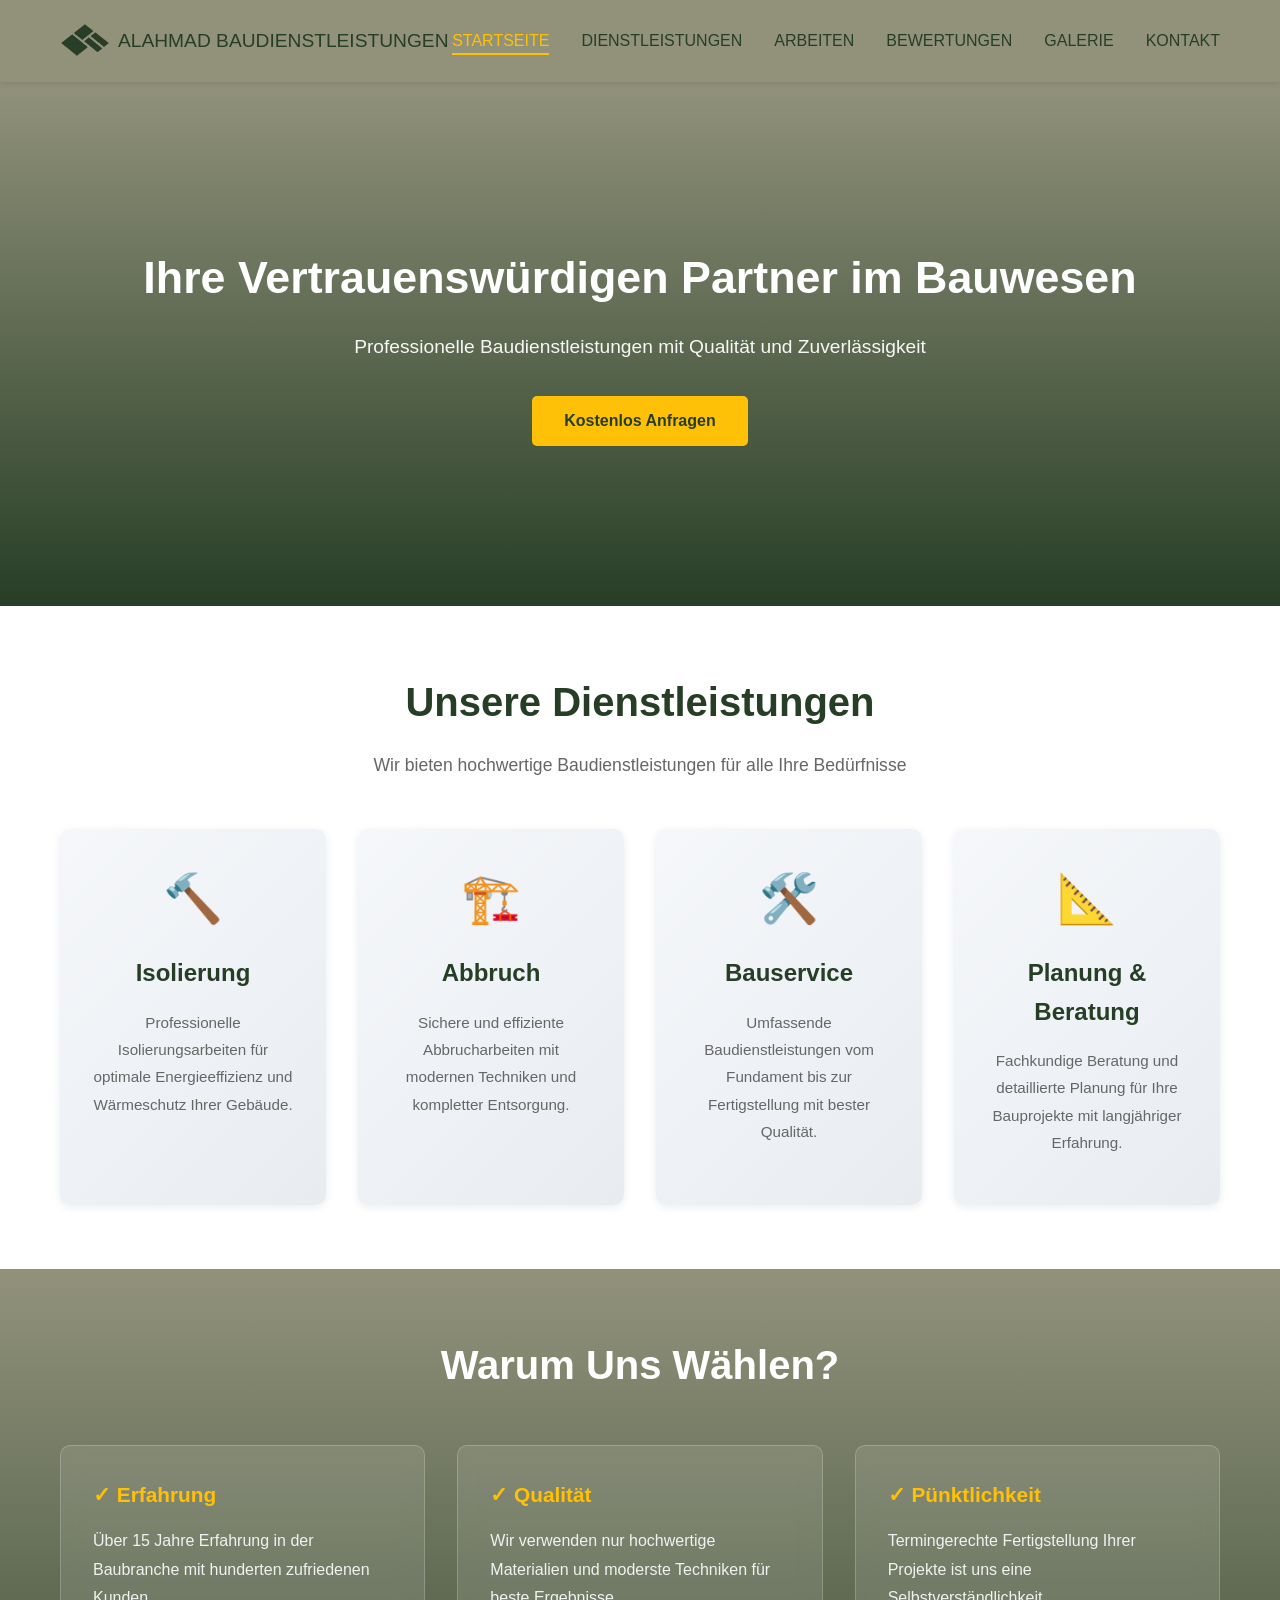
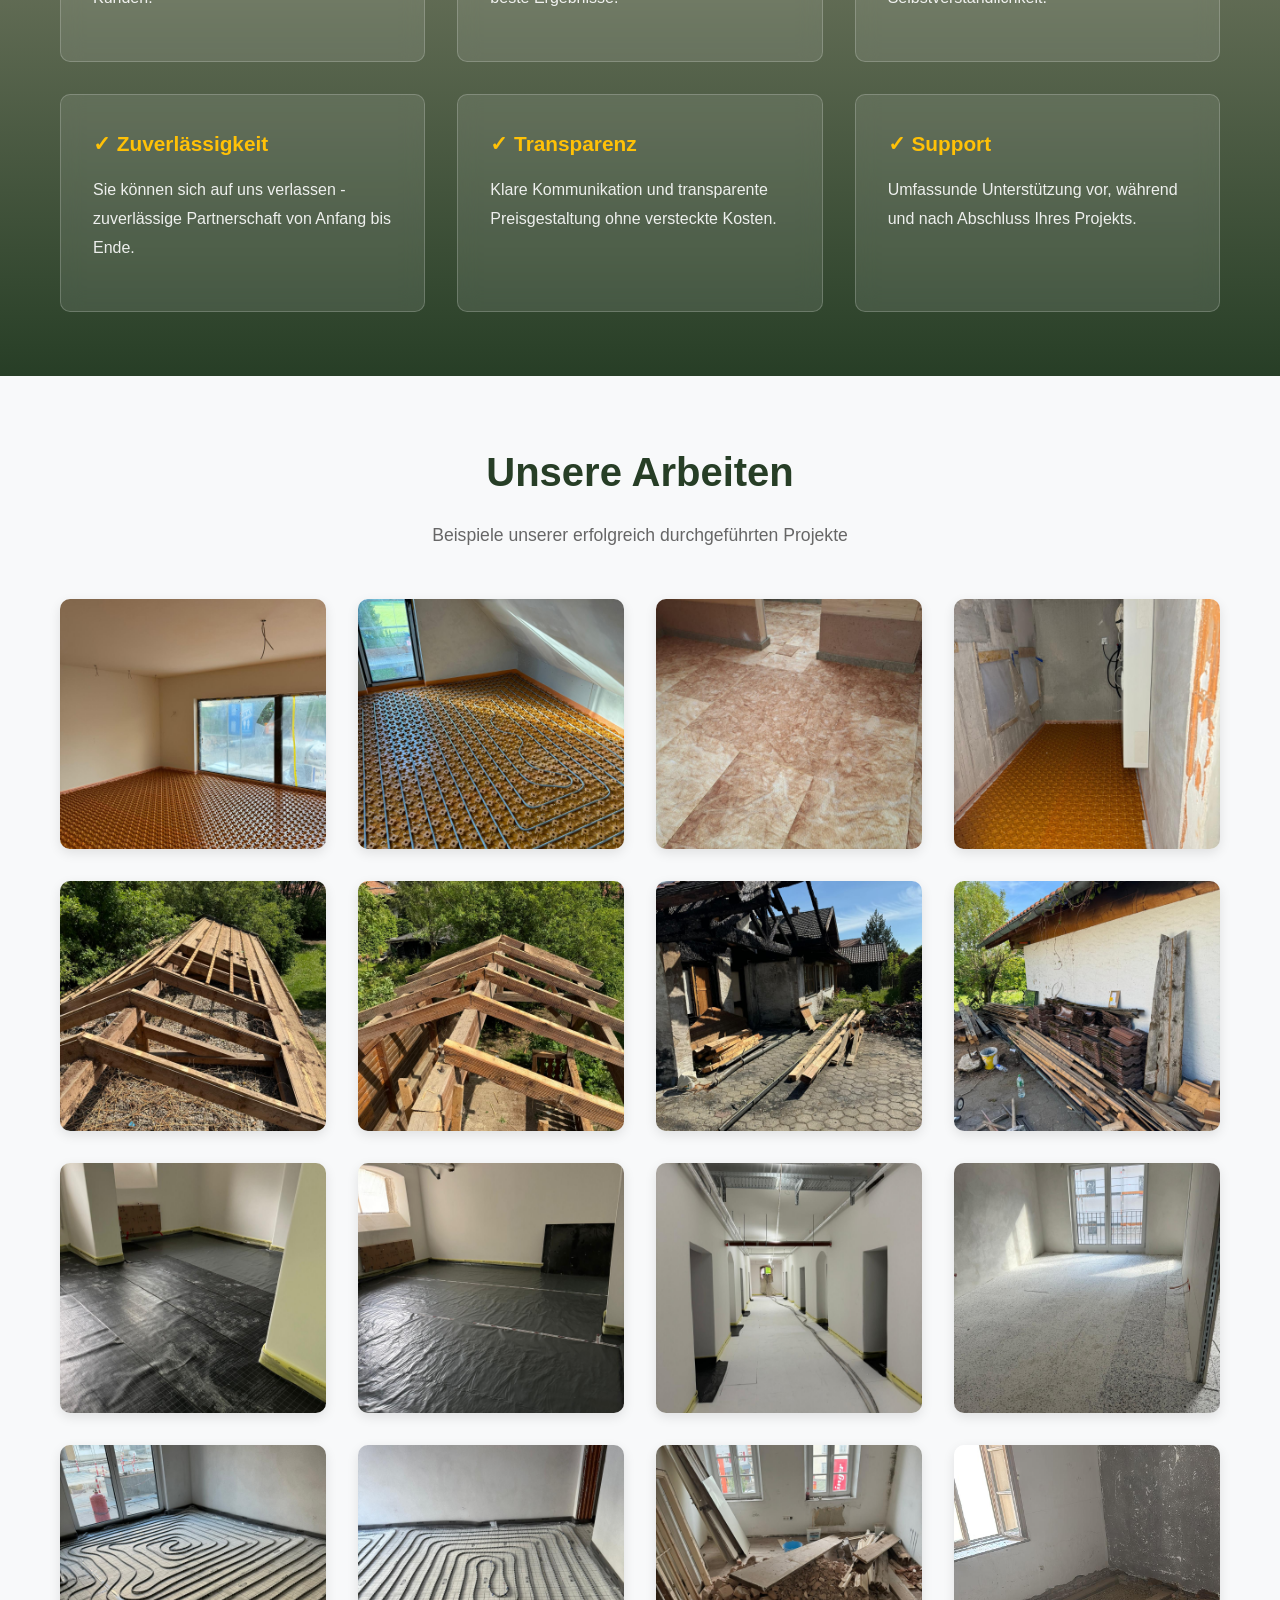
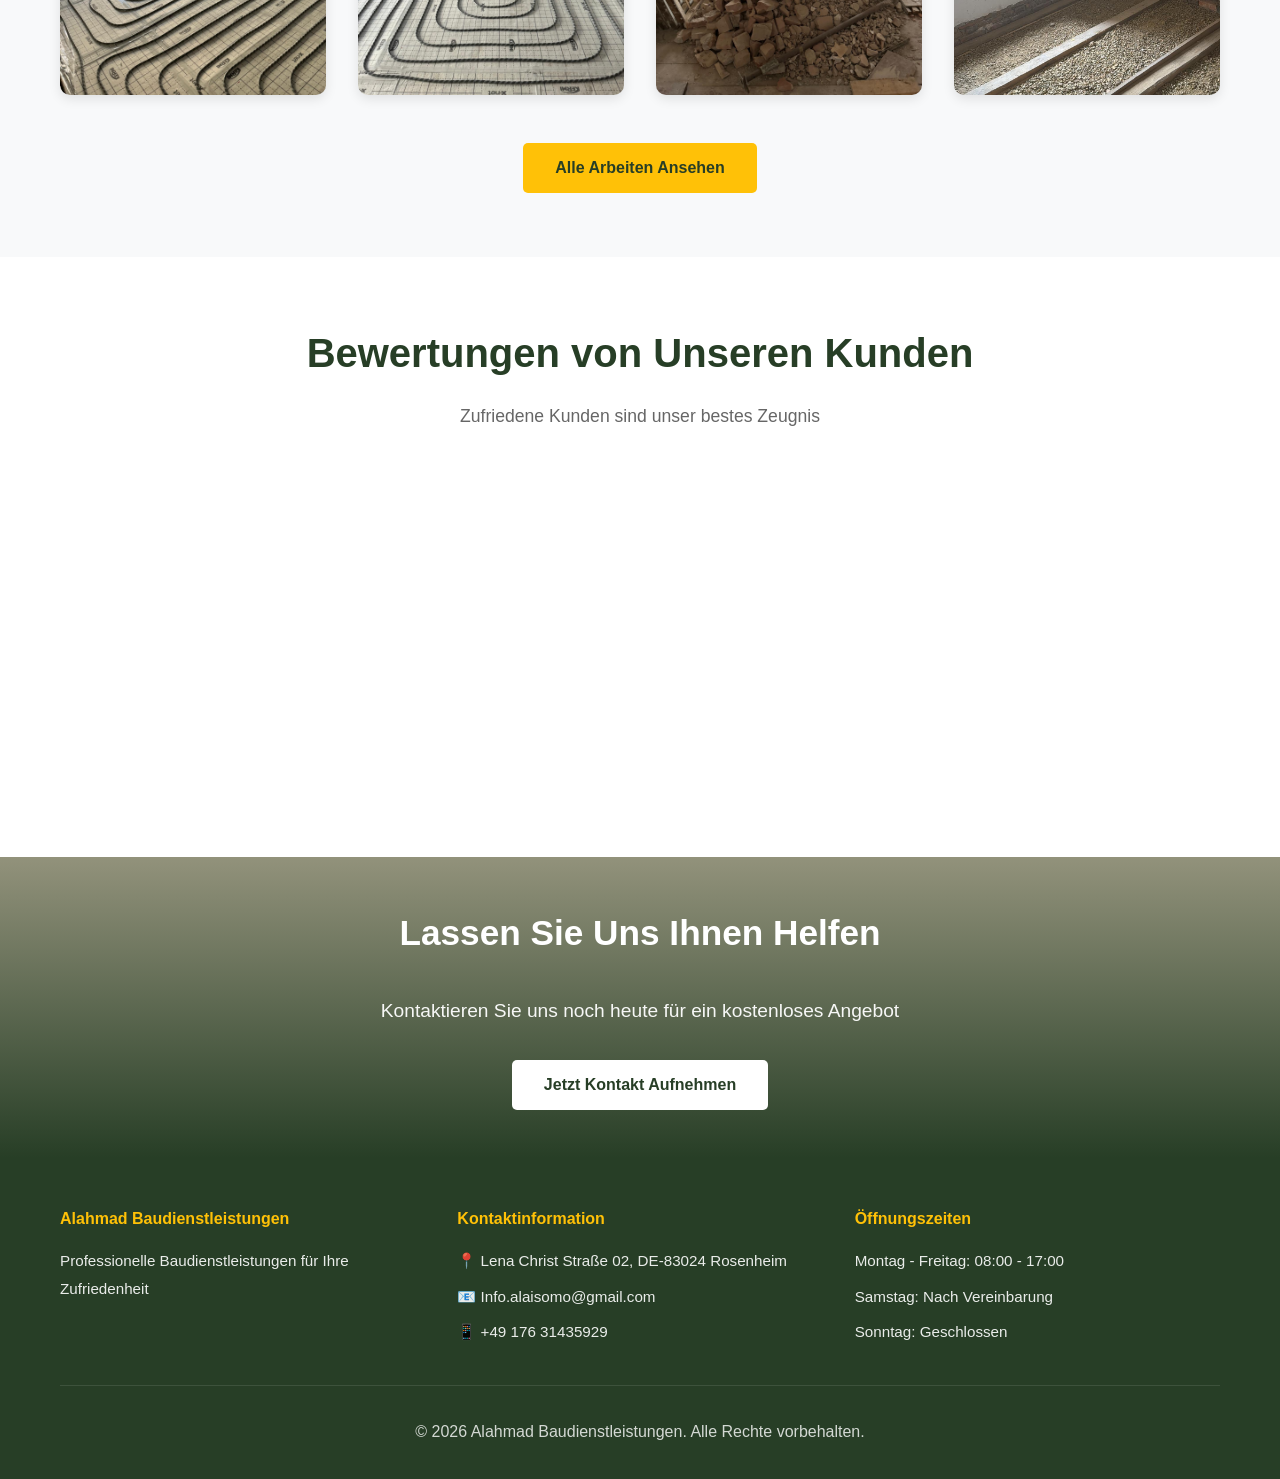
<file: index.html>
<!DOCTYPE html>
<html lang="de">

<head>
    <meta charset="UTF-8">
    <meta name="viewport" content="width=device-width, initial-scale=1.0">
    <title>Alahmad Baudienstleistungen - Professionelle Baudienstleistungen</title>
    <link rel="stylesheet" href="styles.css">
</head>

<body>
    <!-- Navigation -->
    <nav class="navbar">
        <div class="container">
            <div class="nav-brand">
                <a href="index.html">
                    <img src="./logo.png" height="50" width="50" alt="Alahmad Baudienstleistungen Logo" loading="lazy">
                    <h1>Alahmad Baudienstleistungen</h1>
                </a>
            </div>
            <button class="mobile-nav-toggle" aria-label="Menü öffnen" aria-expanded="false">
                <span></span>
                <span></span>
                <span></span>
            </button>
            <ul class="nav-menu">
                <li><a href="index.html" class="active">Startseite</a></li>
                <li><a href="#services">Dienstleistungen</a></li>
                <li><a href="#references">Arbeiten</a></li>
                <li><a href="#reviews">Bewertungen</a></li>
                <li><a href="gallery.html">Galerie</a></li>
                <li><a href="kontakt.html">Kontakt</a></li>
            </ul>
        </div>
    </nav>

    <!-- Hero Section -->
    <section class="hero">
        <div class="hero-content">
            <h2>Ihre Vertrauenswürdigen Partner im Bauwesen</h2>
            <p>Professionelle Baudienstleistungen mit Qualität und Zuverlässigkeit</p>
            <a href="kontakt.html" class="btn btn-primary">Kostenlos Anfragen</a>
        </div>
    </section>

    <!-- Services Section -->
    <section id="services" class="services">
        <div class="container">
            <h2>Unsere Dienstleistungen</h2>
            <p class="section-subtitle">Wir bieten hochwertige Baudienstleistungen für alle Ihre Bedürfnisse</p>

            <div class="services-grid">
                <div class="service-card">
                    <div class="service-icon">🔨</div>
                    <h3>Isolierung</h3>
                    <p>Professionelle Isolierungsarbeiten für optimale Energieeffizienz und Wärmeschutz Ihrer Gebäude.
                    </p>
                </div>

                <div class="service-card">
                    <div class="service-icon">🏗️</div>
                    <h3>Abbruch</h3>
                    <p>Sichere und effiziente Abbrucharbeiten mit modernen Techniken und kompletter Entsorgung.</p>
                </div>

                <div class="service-card">
                    <div class="service-icon">🛠️</div>
                    <h3>Bauservice</h3>
                    <p>Umfassende Baudienstleistungen vom Fundament bis zur Fertigstellung mit bester Qualität.</p>
                </div>

                <div class="service-card">
                    <div class="service-icon">📐</div>
                    <h3>Planung & Beratung</h3>
                    <p>Fachkundige Beratung und detaillierte Planung für Ihre Bauprojekte mit langjähriger Erfahrung.
                    </p>
                </div>
            </div>
        </div>
    </section>

    <!-- Why Choose Us Section -->
    <section class="why-choose-us">
        <div class="container">
            <h2>Warum Uns Wählen?</h2>
            <div class="features-grid">
                <div class="feature">
                    <h3>✓ Erfahrung</h3>
                    <p>Über 15 Jahre Erfahrung in der Baubranche mit hunderten zufriedenen Kunden.</p>
                </div>
                <div class="feature">
                    <h3>✓ Qualität</h3>
                    <p>Wir verwenden nur hochwertige Materialien und moderste Techniken für beste Ergebnisse.</p>
                </div>
                <div class="feature">
                    <h3>✓ Pünktlichkeit</h3>
                    <p>Termingerechte Fertigstellung Ihrer Projekte ist uns eine Selbstverständlichkeit.</p>
                </div>
                <div class="feature">
                    <h3>✓ Zuverlässigkeit</h3>
                    <p>Sie können sich auf uns verlassen - zuverlässige Partnerschaft von Anfang bis Ende.</p>
                </div>
                <div class="feature">
                    <h3>✓ Transparenz</h3>
                    <p>Klare Kommunikation und transparente Preisgestaltung ohne versteckte Kosten.</p>
                </div>
                <div class="feature">
                    <h3>✓ Support</h3>
                    <p>Umfassunde Unterstützung vor, während und nach Abschluss Ihres Projekts.</p>
                </div>
            </div>
        </div>
    </section>

    <!-- References Section -->
    <section id="references" class="references">
        <div class="container">
            <h2>Unsere Arbeiten</h2>
            <p class="section-subtitle">Beispiele unserer erfolgreich durchgeführten Projekte</p>

            <div class="references-grid">
                <div class="reference-card">
                    <img src="./images/File 1.jpeg" alt="Isolierungsprojekt 1" loading="lazy">
                </div>

                <div class="reference-card">
                    <img src="./images/File 2.jpeg" alt="Abbrucharbeiten 1" loading="lazy">
                </div>

                <div class="reference-card">
                    <img src="./images/File 3.jpeg" alt="Bauservice 1" loading="lazy">
                </div>

                <div class="reference-card">
                    <img src="./images/File 4.jpeg" alt="Isolierungsprojekt 2" loading="lazy">
                </div>

                <div class="reference-card">
                    <img src="./images/File 5.jpeg" alt="Bauservice 2" loading="lazy">
                </div>

                <div class="reference-card">
                    <img src="./images/File 6.jpeg" alt="Bauprojekt" loading="lazy">
                </div>

                <div class="reference-card">
                    <img src="./images/File 7.jpeg" alt="Bauprojekt" loading="lazy">
                </div>

                <div class="reference-card">
                    <img src="./images/File 8.jpeg" alt="Bauprojekt" loading="lazy">
                </div>

                <div class="reference-card">
                    <img src="./images/File 9.jpeg" alt="Bauprojekt" loading="lazy">
                </div>

                <div class="reference-card">
                    <img src="./images/File 10.jpeg" alt="Bauprojekt" loading="lazy">
                </div>

                <div class="reference-card">
                    <img src="./images/File 11.jpeg" alt="Bauprojekt" loading="lazy">
                </div>

                <div class="reference-card">
                    <img src="./images/File 12.jpeg" alt="Bauprojekt" loading="lazy">
                </div>  

                <div class="reference-card">
                    <img src="./images/File 13.jpeg" alt="Bauprojekt" loading="lazy">
                </div>  

                <div class="reference-card">
                    <img src="./images/File 14.jpeg" alt="Bauprojekt" loading="lazy">
                </div>

                <div class="reference-card">
                    <img src="./images/File 15.jpeg" alt="Bauprojekt" loading="lazy">
                </div>

                <div class="reference-card">
                    <img src="./images/File 16.jpeg" alt="Bauprojekt" loading="lazy">
                </div>

            </div>

            <div class="references-cta">
                <a href="gallery.html" class="btn btn-primary">Alle Arbeiten Ansehen</a>
            </div>
        </div>
    </section>

    <!-- Reviews Section -->
    <section id="reviews" class="reviews">
        <div class="container">
            <h2>Bewertungen von Unseren Kunden</h2>
            <p class="section-subtitle">Zufriedene Kunden sind unser bestes Zeugnis</p>

            <div class="reviews-grid">
                <div class="review-card">
                    <div class="stars">★★★★★</div>
                    <p class="review-text">"Ausgezeichnete Arbeit und sehr professionell. Das Team hat alle Arbeiten
                        pünktlich und nach Budget abgeschlossen. Hochempfohlen!"</p>
                    <p class="review-author">- Hans Müller, Privathaus Renovierung</p>
                </div>

                <div class="review-card">
                    <div class="stars">★★★★</div>
                    <p class="review-text">"Gute Leistung und zuverlässig. Das Team war freundlich und die Arbeit wurde
                        ordentlich ausgeführt. Sehr zufrieden mit dem Ergebnis."</p>
                    <p class="review-author">- Maria Schmidt, Gewerbegebäude</p>
                </div>

                <div class="review-card">
                    <div class="stars">★★★★☆</div>
                    <p class="review-text">"Kompetentes Team mit gutem Fachwissen. Das Projekt wurde gewissenhaft
                        umgesetzt. Kleine Verzögerungen am Anfang, aber alles in allem sehr gut."</p>
                    <p class="review-author">- Klaus Fischer, Isolierungsarbeiten</p>
                </div>
            </div>
        </div>
    </section>

    <!-- CTA Section -->
    <section class="cta">
        <div class="container">
            <h2>Lassen Sie Uns Ihnen Helfen</h2>
            <p>Kontaktieren Sie uns noch heute für ein kostenloses Angebot</p>
            <a href="kontakt.html" class="btn btn-light">Jetzt Kontakt Aufnehmen</a>
        </div>
    </section>

    <!-- Footer -->
    <footer class="footer">
        <div class="container">
            <div class="footer-content">
                <div class="footer-section">
                    <h4>Alahmad Baudienstleistungen</h4>
                    <p>Professionelle Baudienstleistungen für Ihre Zufriedenheit</p>
                </div>
                <div class="footer-section">
                    <h4>Kontaktinformation</h4>
                    <p>📍 Lena Christ Straße 02, DE-83024 Rosenheim</p>
                    <p>📧 Info.alaisomo@gmail.com</p>
                    <p>📱 +49 176 31435929</p>
                </div>
                <div class="footer-section">
                    <h4>Öffnungszeiten</h4>
                    <p>Montag - Freitag: 08:00 - 17:00</p>
                    <p>Samstag: Nach Vereinbarung</p>
                    <p>Sonntag: Geschlossen</p>
                </div>
            </div>
            <div class="footer-bottom">
                <p>&copy; 2026 Alahmad Baudienstleistungen. Alle Rechte vorbehalten.</p>
            </div>
        </div>
    </footer>

    <script src="script.js"></script>
</body>

</html>
</file>
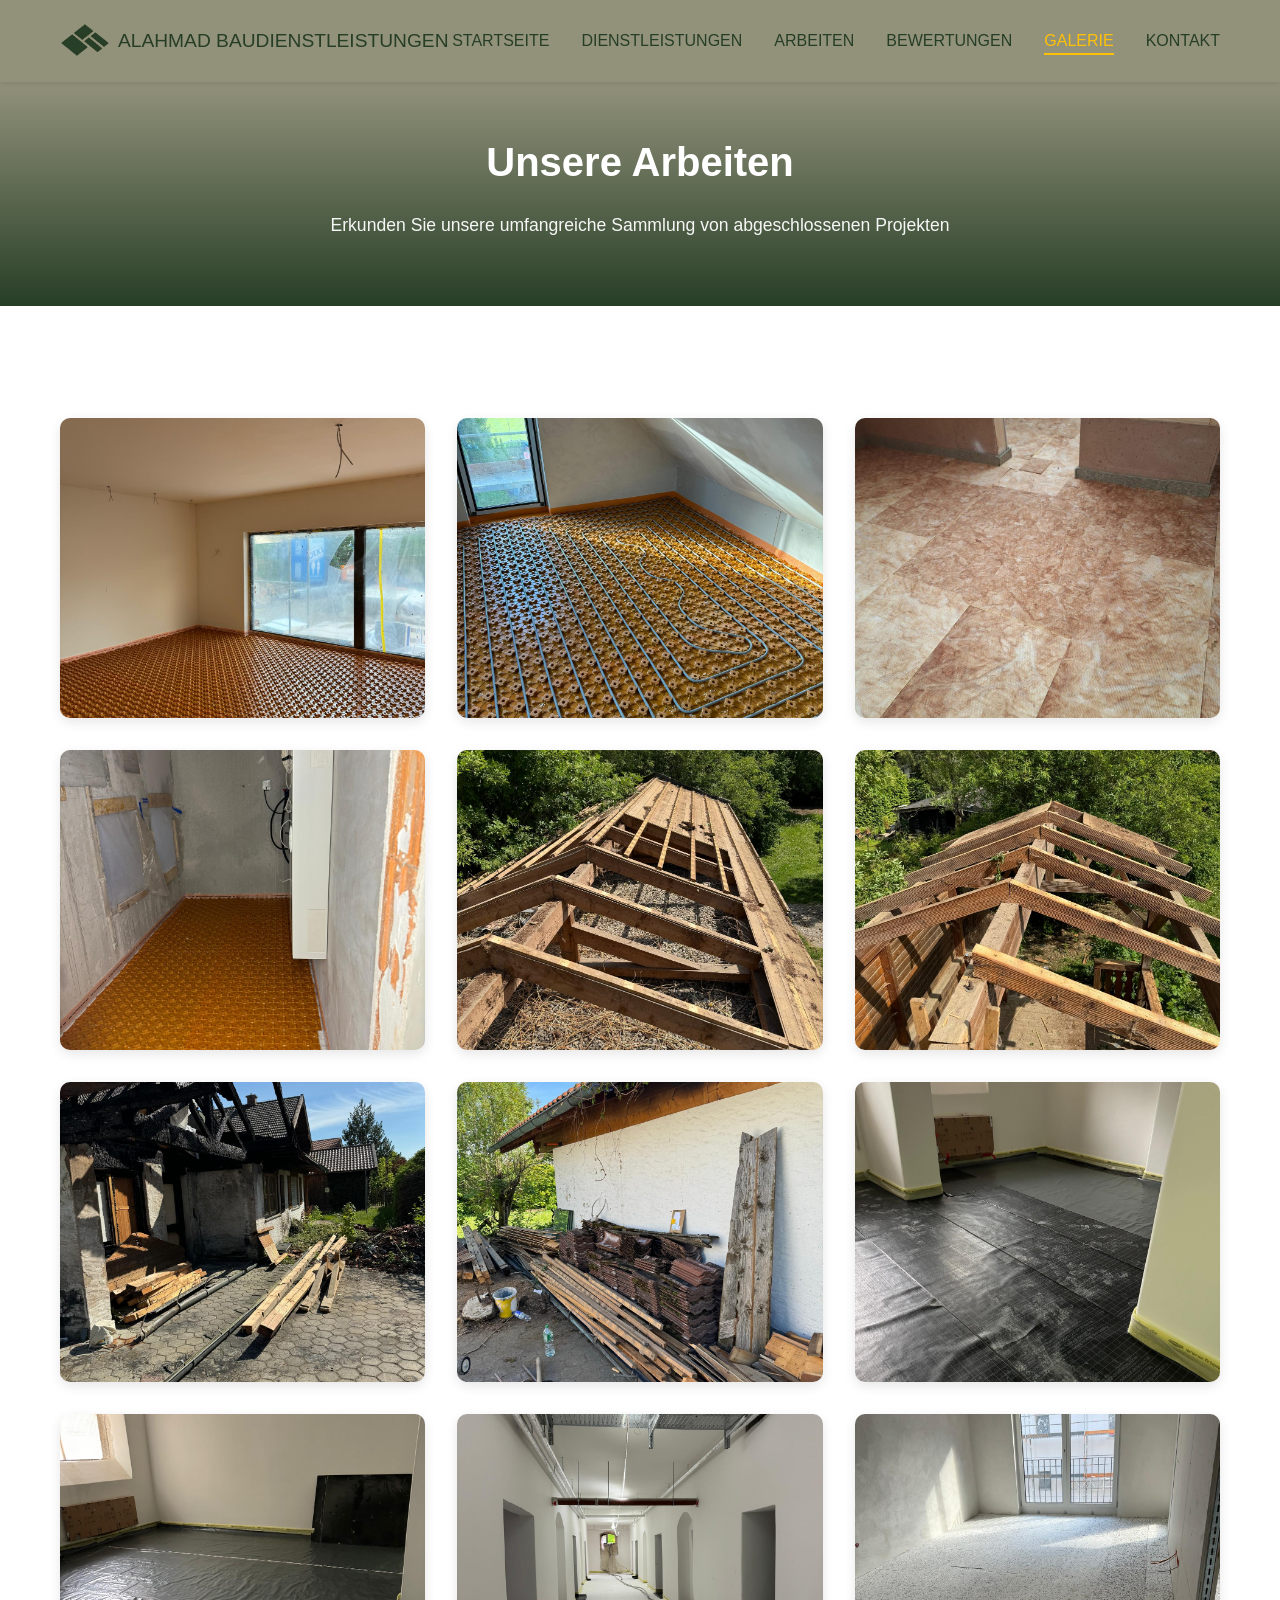
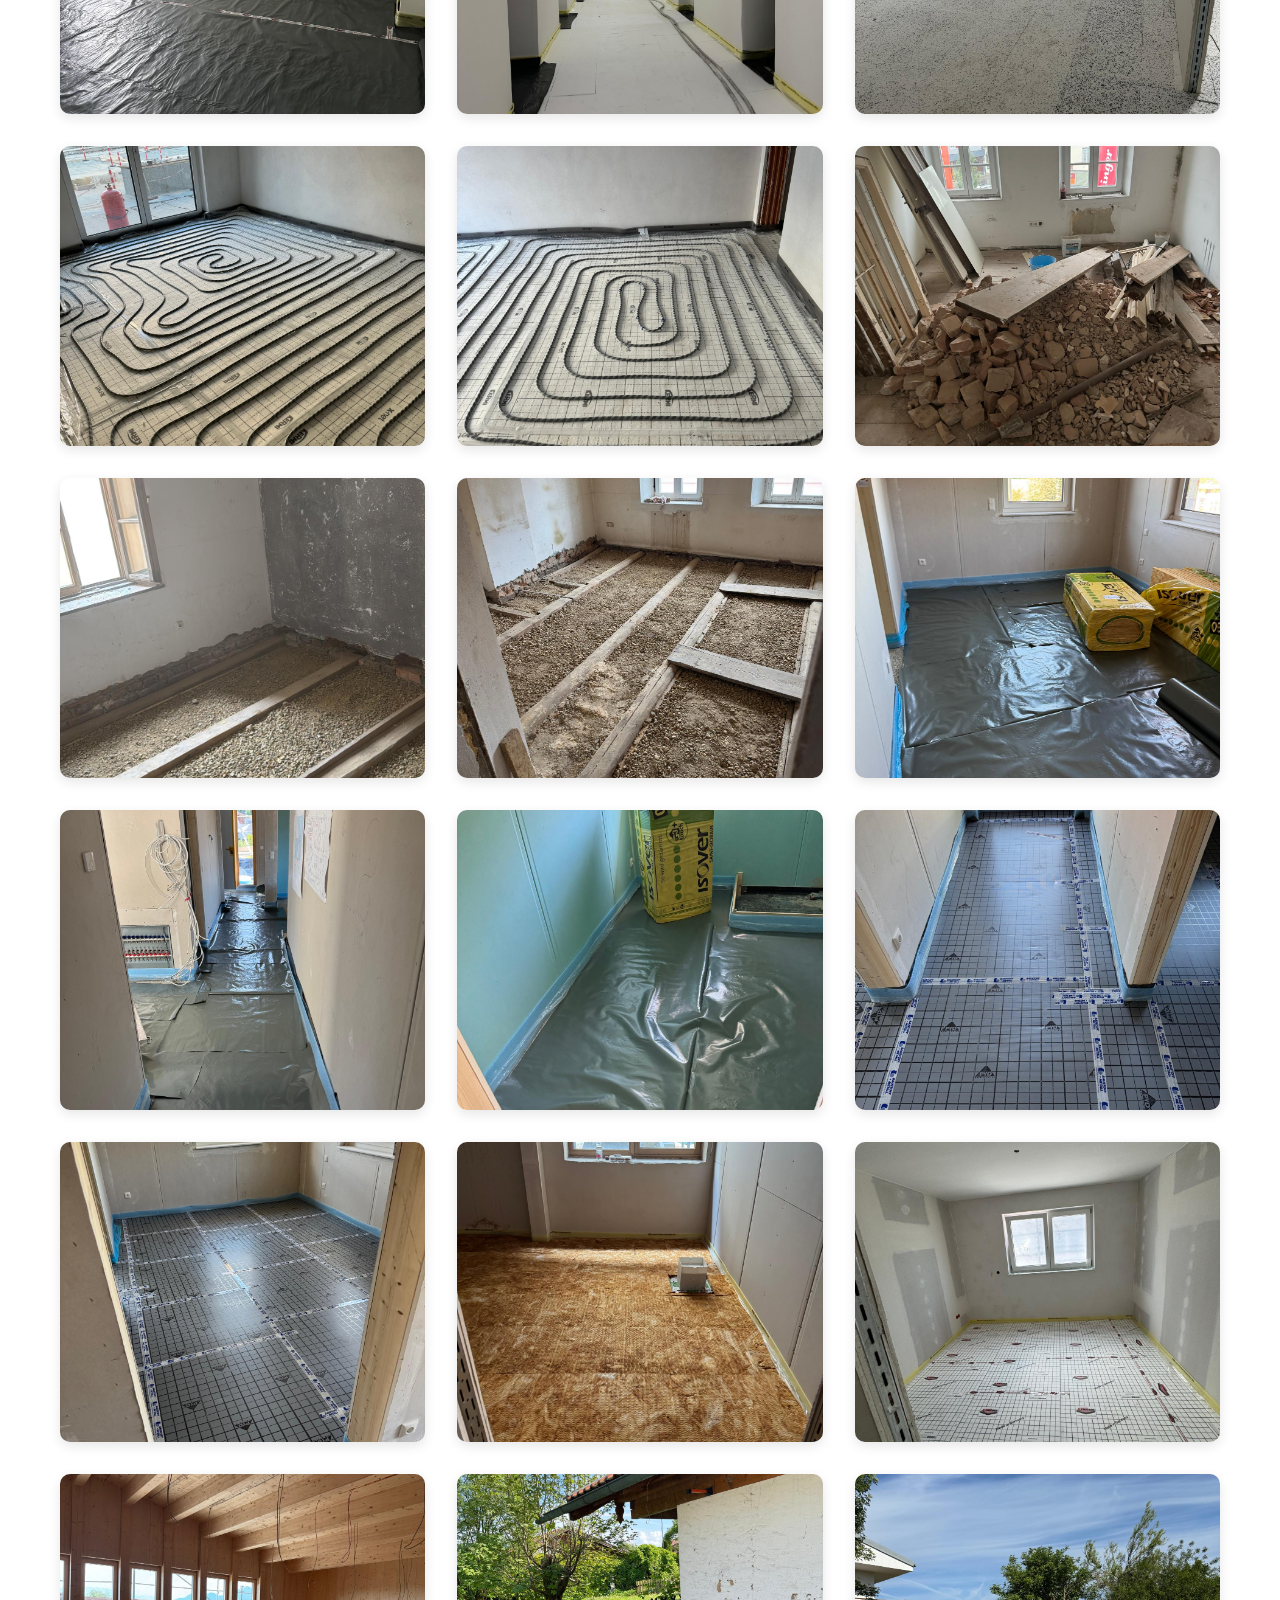
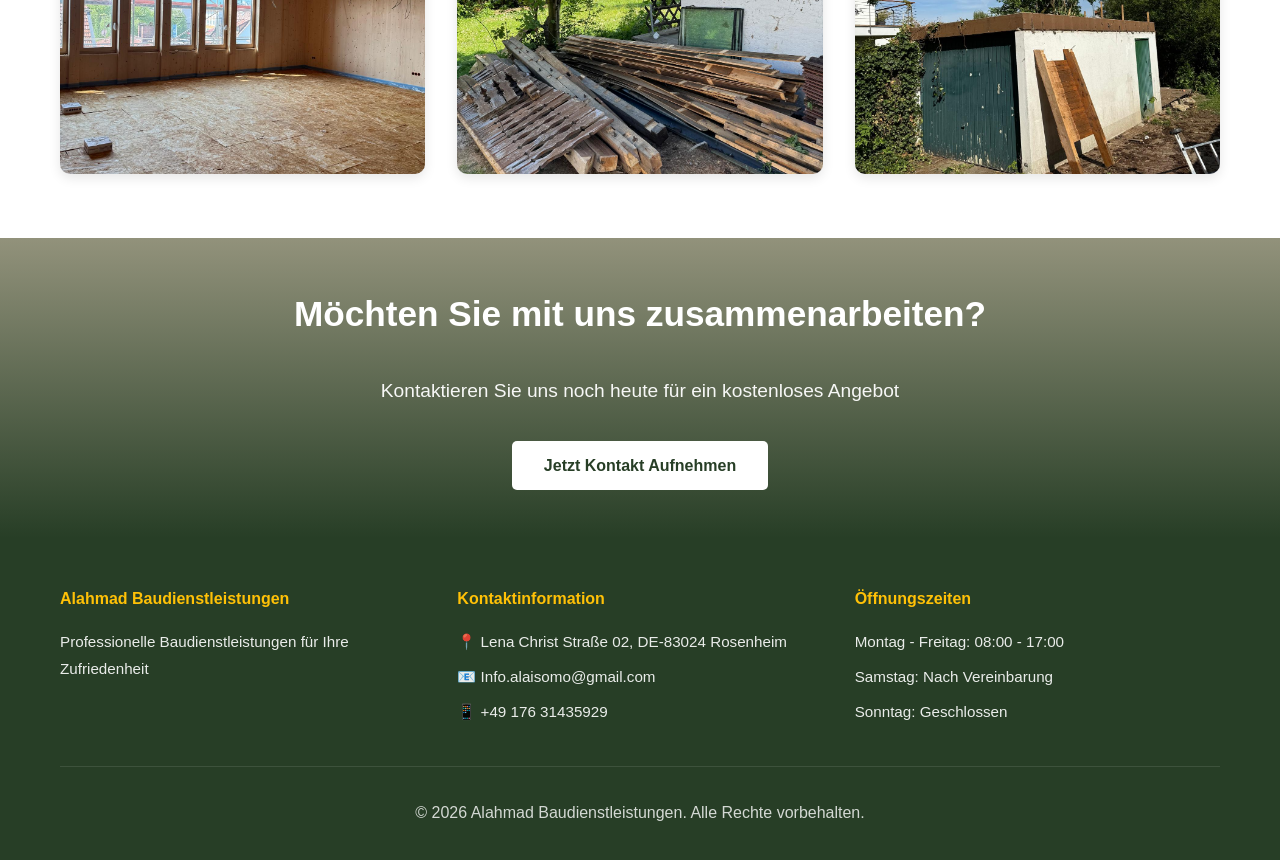
<file: gallery.html>
<!DOCTYPE html>
<html lang="de">
<head>
    <meta charset="UTF-8">
    <meta name="viewport" content="width=device-width, initial-scale=1.0">
    <title>Galerie - Alahmad Baudienstleistungen</title>
    <link rel="stylesheet" href="styles.css">
</head>
<body>
    <!-- Navigation -->
    <nav class="navbar">
        <div class="container">
            <div class="nav-brand">
                <a href="index.html">
                <img src="./logo.png" height="50" width="50" alt="Alahmad Baudienstleistungen Logo" loading="lazy">
                <h1>Alahmad Baudienstleistungen</h1>
                </a>
            </div>
            <button class="mobile-nav-toggle" aria-label="Menü öffnen" aria-expanded="false">
                <span></span>
                <span></span>
                <span></span>
            </button>
            <ul class="nav-menu">
                <li><a href="index.html">Startseite</a></li>
                <li><a href="index.html#services">Dienstleistungen</a></li>
                <li><a href="index.html#references">Arbeiten</a></li>
                <li><a href="index.html#reviews">Bewertungen</a></li>
                <li><a href="gallery.html" class="active">Galerie</a></li>
                <li><a href="kontakt.html">Kontakt</a></li>
            </ul>
        </div>
    </nav>

    <!-- Page Header -->
    <section class="page-header">
        <div class="container">
            <h1>Unsere Arbeiten</h1>
            <p>Erkunden Sie unsere umfangreiche Sammlung von abgeschlossenen Projekten</p>
        </div>
    </section>

    <!-- Gallery Section -->
    <section class="gallery-container">
        <div class="container">
            <div class="gallery-grid">
                <div class="gallery-item">
                    <img src="./images/File 1.jpeg" alt="Isolierungsprojekt 1" loading="lazy">
                </div>

                <div class="gallery-item">
                    <img src="./images/File 2.jpeg" alt="Abbrucharbeiten 1" loading="lazy">
                </div>

                <div class="gallery-item">
                    <img src="./images/File 3.jpeg" alt="Bauservice 1" loading="lazy">
                </div>

                <div class="gallery-item">
                    <img src="./images/File 4.jpeg" alt="Isolierungsprojekt 2" loading="lazy">
                </div>

                <div class="gallery-item">
                    <img src="./images/File 5.jpeg" alt="Bauservice 2" loading="lazy">
                </div>

                <div class="gallery-item">
                    <img src="./images/File 6.jpeg" alt="Bauprojekt 1" loading="lazy">
                </div>

                <div class="gallery-item">
                    <img src="./images/File 7.jpeg" alt="Isolierungsprojekt 3" loading="lazy">
                </div>

                <div class="gallery-item">
                    <img src="./images/File 8.jpeg" alt="Abbrucharbeiten 2" loading="lazy">
                </div>

                <div class="gallery-item">
                    <img src="./images/File 9.jpeg" alt="Bauservice 3" loading="lazy">
                </div>

                <div class="gallery-item">
                    <img src="./images/File 10.jpeg" alt="Bauprojekt 2" loading="lazy">
                </div>

                <div class="gallery-item">
                    <img src="./images/File 11.jpeg" alt="Isolierungsprojekt 4" loading="lazy">
                </div>

                <div class="gallery-item">
                    <img src="./images/File 12.jpeg" alt="Bauprojekt 3" loading="lazy">
                </div>

                <div class="gallery-item">
                    <img src="./images/File 13.jpeg" alt="Bauservice 4" loading="lazy">
                </div>

                <div class="gallery-item">
                    <img src="./images/File 14.jpeg" alt="Abbrucharbeiten 3" loading="lazy">
                </div>

                <div class="gallery-item">
                    <img src="./images/File 15.jpeg" alt="Bauprojekt 4" loading="lazy">
                </div>

                <div class="gallery-item">
                    <img src="./images/File 16.jpeg" alt="Isolierungsprojekt 5" loading="lazy">
                </div>

                <div class="gallery-item">
                    <img src="./images/File 17.jpeg" alt="Bauprojekt 5" loading="lazy">
                </div>  

                <div class="gallery-item">
                    <img src="./images/File 18.jpeg" alt="Abbrucharbeiten 4" loading="lazy">
                </div>  

                <div class="gallery-item">
                    <img src="./images/File 19.jpeg" alt="Bauprojekt 6" loading="lazy">
                </div>

                <div class="gallery-item">
                    <img src="./images/File 20.jpeg" alt="Isolierungsprojekt 6" loading="lazy">
                </div>  

                  <div class="gallery-item">
                      <img src="./images/File 21.jpeg" alt="Bauprojekt 7" loading="lazy">
                  </div>

                  <div class="gallery-item">
                      <img src="./images/File 22.jpeg" alt="Abbrucharbeiten 5" loading="lazy">
                      <div class="gallery-overlay">
                          <h3>Abbrucharbeiten</h3>
                      </div>
                  </div>

                  <div class="gallery-item">
                      <img src="./images/File 23.jpeg" alt="Bauprojekt 8" loading="lazy">
                      <div class="gallery-overlay">
                          <h3>Bauprojekt</h3>
                      </div>
                  </div>

                  <div class="gallery-item">
                      <img src="./images/File 24.jpeg" alt="Isolierungsprojekt 7" loading="lazy">
                      <div class="gallery-overlay">
                          <h3>Isolierungsprojekt</h3>
                      </div>
                  </div>

                  <div class="gallery-item">
                      <img src="./images/File 25.jpeg" alt="Bauprojekt 9" loading="lazy">
                      <div class="gallery-overlay">
                          <h3>Bauprojekt</h3>
                      </div>
                  </div>

                  <div class="gallery-item">
                      <img src="./images/File 26.jpeg" alt="Abbrucharbeiten 6" loading="lazy">
                      <div class="gallery-overlay">
                          <h3>Abbrucharbeiten</h3>
                      </div>
                  </div>

                  <div class="gallery-item">
                      <img src="./images/File 27.jpeg" alt="Bauprojekt 10" loading="lazy">
                      <div class="gallery-overlay">
                          <h3>Bauprojekt</h3>
                      </div>
                  </div>
                  
            </div>
        </div>
    </section>

    <!-- CTA Section -->
    <section class="cta">
        <div class="container">
            <h2>Möchten Sie mit uns zusammenarbeiten?</h2>
            <p>Kontaktieren Sie uns noch heute für ein kostenloses Angebot</p>
            <a href="kontakt.html" class="btn btn-light">Jetzt Kontakt Aufnehmen</a>
        </div>
    </section>

    <!-- Footer -->
    <footer class="footer">
        <div class="container">
            <div class="footer-content">
                <div class="footer-section">
                    <h4>Alahmad Baudienstleistungen</h4>
                    <p>Professionelle Baudienstleistungen für Ihre Zufriedenheit</p>
                </div>
                <div class="footer-section">
                    <h4>Kontaktinformation</h4>
                    <p>📍 Lena Christ Straße 02, DE-83024 Rosenheim</p>
                    <p>📧 Info.alaisomo@gmail.com</p>
                    <p>📱 +49 176 31435929</p>
                </div>
                <div class="footer-section">
                    <h4>Öffnungszeiten</h4>
                    <p>Montag - Freitag: 08:00 - 17:00</p>
                    <p>Samstag: Nach Vereinbarung</p>
                    <p>Sonntag: Geschlossen</p>
                </div>
            </div>
            <div class="footer-bottom">
                <p>&copy; 2026 Alahmad Baudienstleistungen. Alle Rechte vorbehalten.</p>
            </div>
        </div>
    </footer>

    <script src="script.js"></script>
</body>
</html>
</file>
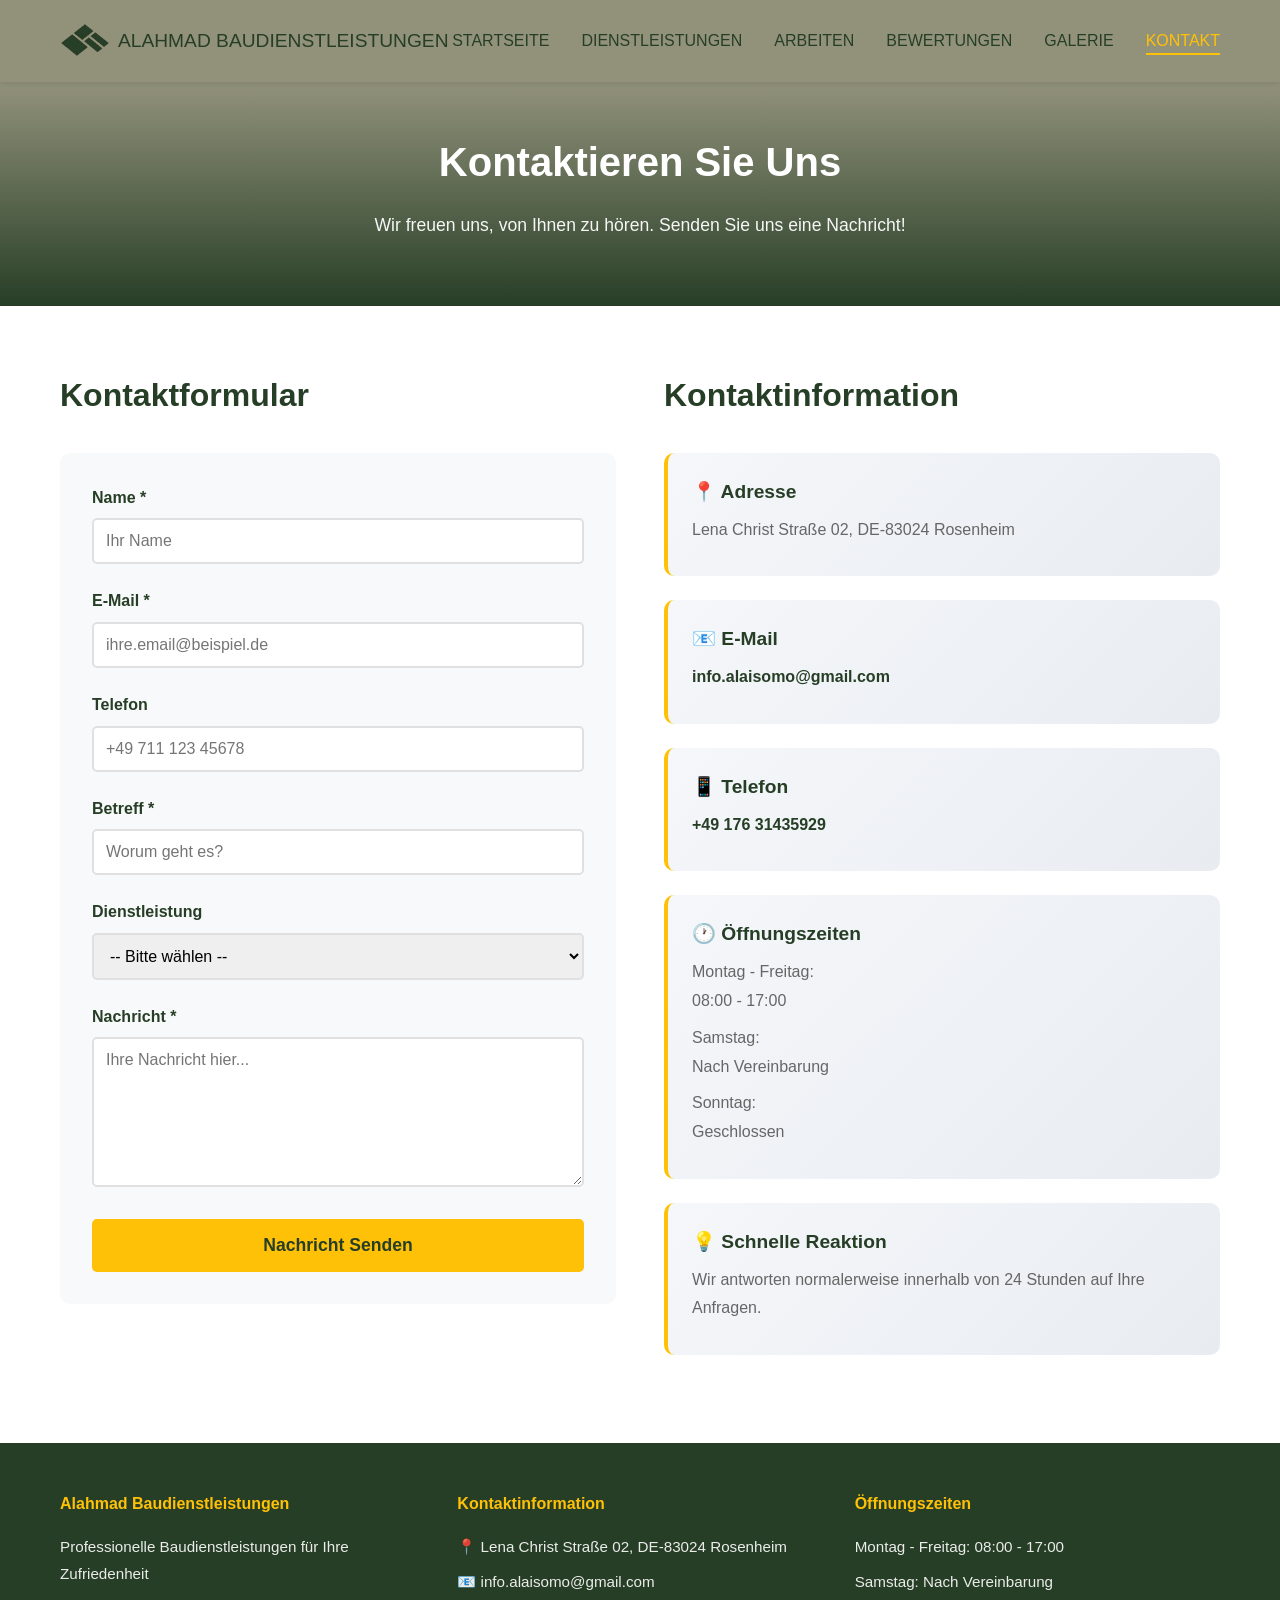
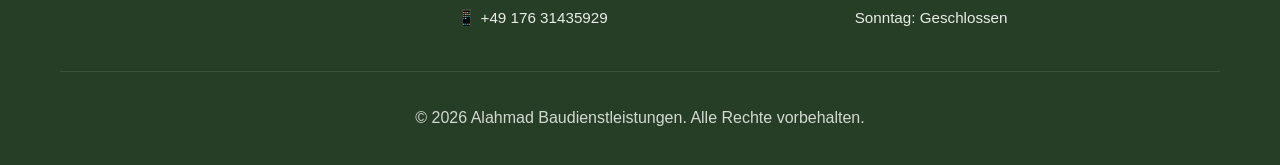
<file: kontakt.html>
<!DOCTYPE html>
<html lang="de">
<head>
    <meta charset="UTF-8">
    <meta name="viewport" content="width=device-width, initial-scale=1.0">
    <title>Kontakt - Alahmad Baudienstleistungen</title>
    <link rel="stylesheet" href="styles.css">
</head>
<body>
    <!-- Navigation -->
    <nav class="navbar">
        <div class="container">
            <div class="nav-brand">
                <a href="index.html">
                <img src="./logo.png" height="50" width="50" alt="Alahmad Baudienstleistungen Logo" loading="lazy">
                <h1>Alahmad Baudienstleistungen</h1>
                </a>
            </div>
            <button class="mobile-nav-toggle" aria-label="Menü öffnen" aria-expanded="false">
                <span></span>
                <span></span>
                <span></span>
            </button>
            <ul class="nav-menu">
                <li><a href="index.html">Startseite</a></li>
                <li><a href="index.html#services">Dienstleistungen</a></li>
                <li><a href="index.html#references">Arbeiten</a></li>
                <li><a href="index.html#reviews">Bewertungen</a></li>
                <li><a href="gallery.html" class="active">Galerie</a></li>
                <li><a href="kontakt.html">Kontakt</a></li>
            </ul>
        </div>
    </nav>

    <!-- Page Header -->
    <section class="page-header">
        <div class="container">
            <h1>Kontaktieren Sie Uns</h1>
            <p>Wir freuen uns, von Ihnen zu hören. Senden Sie uns eine Nachricht!</p>
        </div>
    </section>

    <!-- Contact Section -->
    <section class="contact-section">
        <div class="container">
            <div class="contact-content">
                <!-- Contact Form -->
                <div class="contact-form-wrapper">
                    <h2>Kontaktformular</h2>
                    <form action="https://formspree.io/f/mojylyvl" method="POST" class="contact-form">
                        <div class="form-group">
                            <label for="name">Name *</label>
                            <input type="text" id="name" name="name" required placeholder="Ihr Name">
                        </div>

                        <div class="form-group">
                            <label for="email">E-Mail *</label>
                            <input type="email" id="email" name="email" required placeholder="ihre.email@beispiel.de">
                        </div>

                        <div class="form-group">
                            <label for="phone">Telefon</label>
                            <input type="tel" id="phone" name="phone" placeholder="+49 711 123 45678">
                        </div>

                        <div class="form-group">
                            <label for="subject">Betreff *</label>
                            <input type="text" id="subject" name="subject" required placeholder="Worum geht es?">
                        </div>

                        <div class="form-group">
                            <label for="service">Dienstleistung</label>
                            <select id="service" name="service">
                                <option value="">-- Bitte wählen --</option>
                                <option value="Isolierung">Isolierung</option>
                                <option value="Abbruch">Abbruch</option>
                                <option value="Bauservice">Bauservice</option>
                                <option value="Planung">Planung & Beratung</option>
                                <option value="Sonstige">Sonstige</option>
                            </select>
                        </div>

                        <div class="form-group">
                            <label for="message">Nachricht *</label>
                            <textarea id="message" name="message" rows="6" required placeholder="Ihre Nachricht hier..."></textarea>
                        </div>

                        <button type="submit" class="btn btn-primary">Nachricht Senden</button>
                    </form>
                </div>

                <!-- Contact Information -->
                <div class="contact-info-wrapper">
                    <h2>Kontaktinformation</h2>
                    
                    <div class="info-box">
                        <h3>📍 Adresse</h3>
                        <p> Lena Christ Straße 02, DE-83024 Rosenheim</p>
                    </div>

                    <div class="info-box">
                        <h3>📧 E-Mail</h3>
                        <p><a href="mailto:info@alahmad-bau.de">info.alaisomo@gmail.com</a></p>
                    </div>

                    <div class="info-box">
                        <h3>📱 Telefon</h3>
                        <p><a href="tel:+491763143592">+49 176 31435929</a></p>
                    </div>

                    <div class="info-box">
                        <h3>🕐 Öffnungszeiten</h3>
                        <p>Montag - Freitag:<br>08:00 - 17:00</p>
                        <p>Samstag:<br>Nach Vereinbarung</p>
                        <p>Sonntag:<br>Geschlossen</p>
                    </div>

                    <div class="info-box">
                        <h3>💡 Schnelle Reaktion</h3>
                        <p>Wir antworten normalerweise innerhalb von 24 Stunden auf Ihre Anfragen.</p>
                    </div>
                </div>
            </div>
        </div>
    </section>

    <!-- Footer -->
    <footer class="footer">
        <div class="container">
            <div class="footer-content">
                <div class="footer-section">
                    <h4>Alahmad Baudienstleistungen</h4>
                    <p>Professionelle Baudienstleistungen für Ihre Zufriedenheit</p>
                </div>
                <div class="footer-section">
                    <h4>Kontaktinformation</h4>
                    <p>📍 Lena Christ Straße 02, DE-83024 Rosenheim</p>
                    <p>📧 info.alaisomo@gmail.com</p>
                   <p>📱 +49 176 31435929</p>
                </div>
                <div class="footer-section">
                    <h4>Öffnungszeiten</h4>
                    <p>Montag - Freitag: 08:00 - 17:00</p>
                    <p>Samstag: Nach Vereinbarung</p>
                    <p>Sonntag: Geschlossen</p>
                </div>
            </div>
            <div class="footer-bottom">
                <p>&copy; 2026 Alahmad Baudienstleistungen. Alle Rechte vorbehalten.</p>
            </div>
        </div>
    </footer>

    <script src="script.js"></script>
</body>
</html>
</file>
<file: styles.css>
/* ==================== Global Styles ==================== */

* {
    margin: 0;
    padding: 0;
    box-sizing: border-box;
}

html {
    scroll-behavior: smooth;
}

body {
    font-family: 'Segoe UI', Tahoma, Geneva, Verdana, sans-serif;
    line-height: 1.6;
    color: #333;
    background-color: #f8f9fa;
}

.container {
    max-width: 1200px;
    margin: 0 auto;
    padding: 0 20px;
}

/* ==================== Typography ==================== */

h1, h2, h3, h4, h5, h6 {
    margin-bottom: 1rem;
    color: #273E26;
    font-weight: 600;
}

h2 {
    font-size: 2.5rem;
    margin-bottom: 2rem;
    text-align: center;
}

h3 {
    font-size: 1.5rem;
}

p {
    margin-bottom: 1rem;
    font-size: 1rem;
    line-height: 1.8;
}

.section-subtitle {
    text-align: center;
    color: #666;
    font-size: 1.1rem;
    margin-top: -1rem;
    margin-bottom: 3rem;
}

/* ==================== Navigation ==================== */

.navbar {
    background-color: #92927B;
    color: white;
    padding: 1rem 0;
    position: sticky;
    top: 0;
    z-index: 1000;
    box-shadow: 0 2px 5px rgba(0, 0, 0, 0.1);
}

.navbar .container {
    display: flex;
    justify-content: space-between;
    align-items: center;
}

.nav-brand a {
    text-decoration: none;
    display: flex;
    align-items: center;
    gap: 0.5rem;
     text-transform: uppercase;
}

.nav-brand h1 {
    font-size: 1.2rem;
    color: white;
    margin: 0;
    font-weight: 300;
    color: #273E26;
    text-transform: uppercase;
}

.nav-menu {
    display: flex;
    list-style: none;
    gap: 2rem;
}

.nav-menu a {
    color: #273E26;
    text-decoration: none;
    transition: color 0.3s ease;
    font-weight: 500;
     text-transform: uppercase;
}

.nav-menu a:hover,
.nav-menu a.active {
    color: #ffc107;
    border-bottom: 2px solid #ffc107;
    padding-bottom: 0.25rem;
}

.mobile-nav-toggle {
    display: none;
    background: transparent;
    border: none;
    cursor: pointer;
    width: 40px;
    height: 40px;
    padding: 0;
    position: relative;
    z-index: 1100;
}

.mobile-nav-toggle span {
    display: block;
    width: 24px;
    height: 3px;
    margin: 5px auto;
    background: #273E26;
    border-radius: 2px;
    transition: transform 0.3s ease, opacity 0.3s ease;
}

.navbar.nav-open .mobile-nav-toggle span:nth-child(1) {
    transform: translateY(8px) rotate(45deg);
}

.navbar.nav-open .mobile-nav-toggle span:nth-child(2) {
    opacity: 0;
}

.navbar.nav-open .mobile-nav-toggle span:nth-child(3) {
    transform: translateY(-8px) rotate(-45deg);
}

/* ==================== Buttons ==================== */

.btn {
    display: inline-block;
    padding: 0.75rem 2rem;
    border-radius: 5px;
    text-decoration: none;
    font-weight: 600;
    transition: all 0.3s ease;
    border: none;
    cursor: pointer;
    font-size: 1rem;
}

.btn-primary {
    background-color: #ffc107;
    color: #273E26;
}

.btn-primary:hover {
    background-color: #e6b000;
    transform: translateY(-2px);
    box-shadow: 0 5px 15px rgba(255, 193, 7, 0.3);
}

.btn-light {
    background-color: white;
    color: #273E26;
}

.btn-light:hover {
    background-color: #f0f0f0;
    transform: translateY(-2px);
}

/* ==================== Hero Section ==================== */

.hero {
    display: flex;
    align-items: center;
    justify-content: center;
    background: linear-gradient(0deg, #273E26 0%, #92927B 100%);
    color: white;
    padding: 10rem 2rem;
    gap: 3rem;
}

.hero-content {
    flex: 1;
    text-align: center;
    animation: slideInLeft 0.8s ease;
}

.hero-content h2 {
    font-size: 2.8rem;
    color: white;
    margin-bottom: 1rem;
    text-align: center;
}

.hero-content p {
    font-size: 1.2rem;
    color: rgba(255, 255, 255, 0.95);
    margin-bottom: 2rem;
    text-align: center;
}

.hero-image img {
    width: 100%;
    border-radius: 10px;
    box-shadow: 0 10px 30px rgba(0, 0, 0, 0.2);
}

@keyframes slideInLeft {
    from {
        opacity: 0;
        transform: translateX(-50px);
    }
    to {
        opacity: 1;
        transform: translateX(0);
    }
}

@keyframes slideInRight {
    from {
        opacity: 0;
        transform: translateX(50px);
    }
    to {
        opacity: 1;
        transform: translateX(0);
    }
}

/* ==================== Services Section ==================== */

.services {
    padding: 4rem 0;
    background-color: white;
}

.services-grid {
    display: grid;
    grid-template-columns: repeat(auto-fit, minmax(250px, 1fr));
    gap: 2rem;
    margin-top: 3rem;
}

.service-card {
    background: linear-gradient(135deg, #f5f7fa 0%, #e8ecf1 100%);
    padding: 2rem;
    border-radius: 10px;
    text-align: center;
    transition: all 0.3s ease;
    box-shadow: 0 2px 8px rgba(0, 0, 0, 0.08);
}

.service-card:hover {
    cursor: pointer;
    transform: translateY(-10px);
    box-shadow: 0 10px 25px rgba(0, 61, 130, 0.15);
    background: linear-gradient(135deg, #92927B 0%, #59594b 100%);
}

.service-icon {
    font-size: 3rem;
    margin-bottom: 1rem;
}

.service-card h3 {
    margin-bottom: 1rem;
}

.service-card p {
    color: #666;
    font-size: 0.95rem;
}

.service-card:hover h3 {
    color: white;
}

.service-card:hover p {
    color: white;
}

/* ==================== Why Choose Us Section ==================== */

.why-choose-us {
    padding: 4rem 0;
    background: linear-gradient(0deg, #273E26 0%, #92927B 100%);
    color: white;
}

.why-choose-us h2 {
    color: white;
    margin-bottom: 3rem;
}

.features-grid {
    display: grid;
    grid-template-columns: repeat(auto-fit, minmax(280px, 1fr));
    gap: 2rem;
}

.feature {
    background: rgba(255, 255, 255, 0.1);
    padding: 2rem;
    border-radius: 10px;
    backdrop-filter: blur(10px);
    border: 1px solid rgba(255, 255, 255, 0.2);
    transition: all 0.3s ease;
}

.feature:hover {
    background: rgba(255, 193, 7, 0.15);
    border-color: #ffc107;
    transform: translateY(-5px);
}

.feature h3 {
    color: #ffc107;
    margin-bottom: 1rem;
    font-size: 1.3rem;
}

.feature p {
    color: rgba(255, 255, 255, 0.9);
}

/* ==================== References Section ==================== */

.references {
    padding: 4rem 0;
    background-color: #f8f9fa;
}

.references-grid {
    display: grid;
    grid-template-columns: repeat(auto-fit, minmax(250px, 1fr));
    gap: 2rem;
    margin-top: 3rem;
    margin-bottom: 3rem;
}

.reference-card {
    position: relative;
    overflow: hidden;
    border-radius: 10px;
    height: 250px;
    box-shadow: 0 4px 12px rgba(0, 0, 0, 0.1);
    transition: all 0.3s ease;
    cursor: pointer;
}

.reference-card img {
    width: 100%;
    height: 100%;
    object-fit: cover;
    transition: transform 0.3s ease;
}

.reference-card:hover {
    transform: translateY(-8px);
    box-shadow: 0 10px 25px rgba(0, 0, 0, 0.15);
}

.reference-card:hover img {
    transform: scale(1.05);
}

.references-cta {
    text-align: center;
}

/* ==================== Reviews Section ==================== */

.reviews {
    padding: 4rem 0;
    background-color: white;
}

.reviews-grid {
    display: grid;
    grid-template-columns: repeat(auto-fit, minmax(280px, 1fr));
    gap: 2rem;
    margin-top: 3rem;
}

.review-card {
    background: #f8f9fa;
    padding: 2rem;
    border-radius: 10px;
    border-left: 4px solid #ffc107;
    box-shadow: 0 2px 8px rgba(0, 0, 0, 0.08);
    transition: all 0.3s ease;
}

.review-card:hover {
    box-shadow: 0 8px 20px rgba(0, 0, 0, 0.12);
    transform: translateY(-5px);
}

.stars {
    color: #ffc107;
    font-size: 1.2rem;
    margin-bottom: 1rem;
    letter-spacing: 2px;
}

.review-text {
    color: #333;
    font-style: italic;
    margin-bottom: 1rem;
    line-height: 1.8;
}

.review-author {
    color: #003d82;
    font-weight: 600;
    font-size: 0.9rem;
}

/* ==================== CTA Section ==================== */

.cta {
     background: linear-gradient(0deg, #273E26 0%, #92927B 100%);
    color: white;
    padding: 3rem 0;
    text-align: center;
}

.cta h2 {
    color: white;
    font-size: 2.2rem;
}

.cta p {
    font-size: 1.2rem;
    margin-bottom: 2rem;
    color: rgba(255, 255, 255, 0.95);
}

/* ==================== Page Header ==================== */

.page-header {
   background: linear-gradient(0deg, #273E26 0%, #92927B 100%);
    color: white;
    padding: 3rem 0;
    text-align: center;
}

.page-header h1 {
    color: white;
    font-size: 2.5rem;
    margin-bottom: 1rem;
}

.page-header p {
    font-size: 1.1rem;
    color: rgba(255, 255, 255, 0.95);
}

/* ==================== Contact Section ==================== */

.contact-section {
    padding: 4rem 0;
    background-color: white;
}

.contact-content {
    display: grid;
    grid-template-columns: 1fr 1fr;
    gap: 3rem;
    align-items: start;
}

.contact-form-wrapper h2 {
    font-size: 2rem;
    text-align: left;
    margin-bottom: 2rem;
}

.contact-form {
    background: #f8f9fa;
    padding: 2rem;
    border-radius: 10px;
}

.form-group {
    margin-bottom: 1.5rem;
}

.form-group label {
    display: block;
    margin-bottom: 0.5rem;
    color: #273E26;
    font-weight: 600;
}

.form-group input,
.form-group textarea,
.form-group select {
    width: 100%;
    padding: 0.75rem;
    border: 2px solid #e0e0e0;
    border-radius: 5px;
    font-family: inherit;
    font-size: 1rem;
    transition: border-color 0.3s ease;
}

.form-group input:focus,
.form-group textarea:focus,
.form-group select:focus {
    outline: none;
    border-color: #003d82;
    box-shadow: 0 0 0 3px rgba(0, 61, 130, 0.1);
}

.form-group textarea {
    resize: vertical;
    min-height: 150px;
}

.contact-form button {
    width: 100%;
    padding: 1rem;
    font-size: 1.1rem;
}

/* ==================== Contact Info Wrapper ==================== */

.contact-info-wrapper h2 {
    font-size: 2rem;
    text-align: left;
    margin-bottom: 2rem;
}

.info-box {
    background: linear-gradient(135deg, #f5f7fa 0%, #e8ecf1 100%);
    padding: 1.5rem;
    border-radius: 10px;
    margin-bottom: 1.5rem;
    border-left: 4px solid #ffc107;
    transition: all 0.3s ease;
}

.info-box:hover {
    transform: translateX(5px);
    box-shadow: 0 5px 15px rgba(0, 0, 0, 0.1);
}

.info-box h3 {
    color: #273E26;
    margin-bottom: 0.5rem;
    font-size: 1.2rem;
}

.info-box p {
    color: #666;
    margin-bottom: 0.5rem;
}

.info-box a {
    color: #273E26;
    text-decoration: none;
    font-weight: 600;
    transition: color 0.3s ease;
}

.info-box a:hover {
    color: #ffc107;
}

/* ==================== Map Section ==================== */

.map-section {
    padding: 4rem 0;
    background-color: #f8f9fa;
}

.map-section h2 {
    margin-bottom: 2rem;
}

.map-placeholder {
    background: white;
    border-radius: 10px;
    padding: 4rem 2rem;
    text-align: center;
    box-shadow: 0 2px 8px rgba(0, 0, 0, 0.08);
    color: #003d82;
    font-size: 1.2rem;
    font-weight: 600;
}

/* ==================== Footer ==================== */

.footer {
    background-color: #273E26;
    color: white;
    padding: 3rem 0 1rem;
}

.footer-content {
    display: grid;
    grid-template-columns: repeat(auto-fit, minmax(250px, 1fr));
    gap: 2rem;
    margin-bottom: 2rem;
}

.footer-section h4 {
    color: #ffc107;
    margin-bottom: 1rem;
}

.footer-section p {
    color: rgba(255, 255, 255, 0.9);
    margin-bottom: 0.5rem;
    font-size: 0.95rem;
}

.footer-section a {
    color: #ffc107;
    text-decoration: none;
    transition: color 0.3s ease;
}

.footer-section a:hover {
    color: white;
}

.footer-bottom {
    text-align: center;
    padding-top: 2rem;
    border-top: 1px solid rgba(255, 255, 255, 0.1);
    color: rgba(255, 255, 255, 0.8);
    font-size: 0.9rem;
}

/* ==================== Gallery Page ==================== */

.gallery-container {
    padding: 4rem 0;
    background-color: white;
}

.gallery-grid {
    display: grid;
    grid-template-columns: repeat(auto-fill, minmax(280px, 1fr));
    gap: 2rem;
    margin-top: 3rem;
}

.gallery-item {
    position: relative;
    overflow: hidden;
    border-radius: 10px;
    height: 300px;
    box-shadow: 0 4px 12px rgba(0, 0, 0, 0.1);
    transition: all 0.3s ease;
    cursor: pointer;
}

.gallery-item img {
    width: 100%;
    height: 100%;
    object-fit: cover;
    transition: transform 0.4s ease;
}

.gallery-item:hover {
    transform: translateY(-10px);
    box-shadow: 0 12px 30px rgba(0, 0, 0, 0.2);
}

.gallery-item:hover img {
    transform: scale(1.08);
}

/* ==================== Responsive Design ==================== */

@media (max-width: 1024px) {
    .navbar .container {
        justify-content: space-between;
        align-items: center;
        position: relative;
    }

    .mobile-nav-toggle {
        display: block;
    }

    .nav-menu {
        position: fixed;
        top: 0;
        right: 0;
        height: 100vh;
        width: min(320px, 80vw);
        background: white;
        flex-direction: column;
        align-items: flex-start;
        padding: 5rem 1.5rem;
        gap: 1.5rem;
        margin: 0;
        transform: translateX(100%);
        transition: transform 0.3s ease;
        box-shadow: -8px 0 30px rgba(0, 0, 0, 0.12);
        z-index: 1050;
    }

    .navbar.nav-open .nav-menu {
        transform: translateX(0);
    }

    .nav-menu li {
        width: 100%;
    }

    .nav-menu a {
        width: 100%;
        padding: 0.75rem 0;
        border-bottom: 1px solid rgba(0, 0, 0, 0.08);
        text-align: left;
    }

    .nav-menu a:hover,
    .nav-menu a.active {
        border-bottom: none;
        color: #273E26;
    }

    .hero {
        flex-direction: column;
        padding: 10rem 2rem;
    }

    .hero {
        flex-direction: column;
        padding: 10rem 2rem;
    }

    .hero-content {
        order: 1;
    }

    .hero-image {
        order: 2;
    }

    .hero-content h2 {
        font-size: 1.8rem;
        text-align: center;
    }

    h2 {
        font-size: 2rem;
    }

    h3 {
        font-size: 1.2rem;
    }

    .services-grid {
        grid-template-columns: 1fr;
    }

    .features-grid {
        grid-template-columns: 1fr;
    }

    .references-grid {
        grid-template-columns: 1fr;
    }

    .gallery-grid {
        grid-template-columns: repeat(auto-fill, minmax(150px, 1fr));
        gap: 1rem;
    }

    .gallery-item {
        height: 200px;
    }

    .reviews-grid {
        grid-template-columns: 1fr;
    }

    .contact-content {
        grid-template-columns: 1fr;
        gap: 2rem;
    }

    .contact-form-wrapper h2,
    .contact-info-wrapper h2 {
        text-align: center;
    }

    .footer-content {
        grid-template-columns: 1fr;
    }

    .page-header h1 {
        font-size: 1.8rem;
    }
}

@media (max-width: 480px) {
    .navbar .container {
        padding: 0.5rem 10px;
    }

    .nav-brand h1 {
        font-size: 12px;
    }

    .nav-menu {
        gap: 0.5rem;
    }

    .nav-menu a {
        font-size: 0.9rem;
    }

    .hero-content h2 {
        font-size: 1.5rem;
    }

    .hero-content p {
        font-size: 1rem;
    }

    h2 {
        font-size: 1.5rem;
    }

    .section-subtitle {
        font-size: 1rem;
    }

    .btn {
        padding: 0.6rem 1.5rem;
        font-size: 0.9rem;
    }

    .form-group input,
    .form-group textarea,
    .form-group select {
        padding: 0.6rem;
    }
}
</file>
